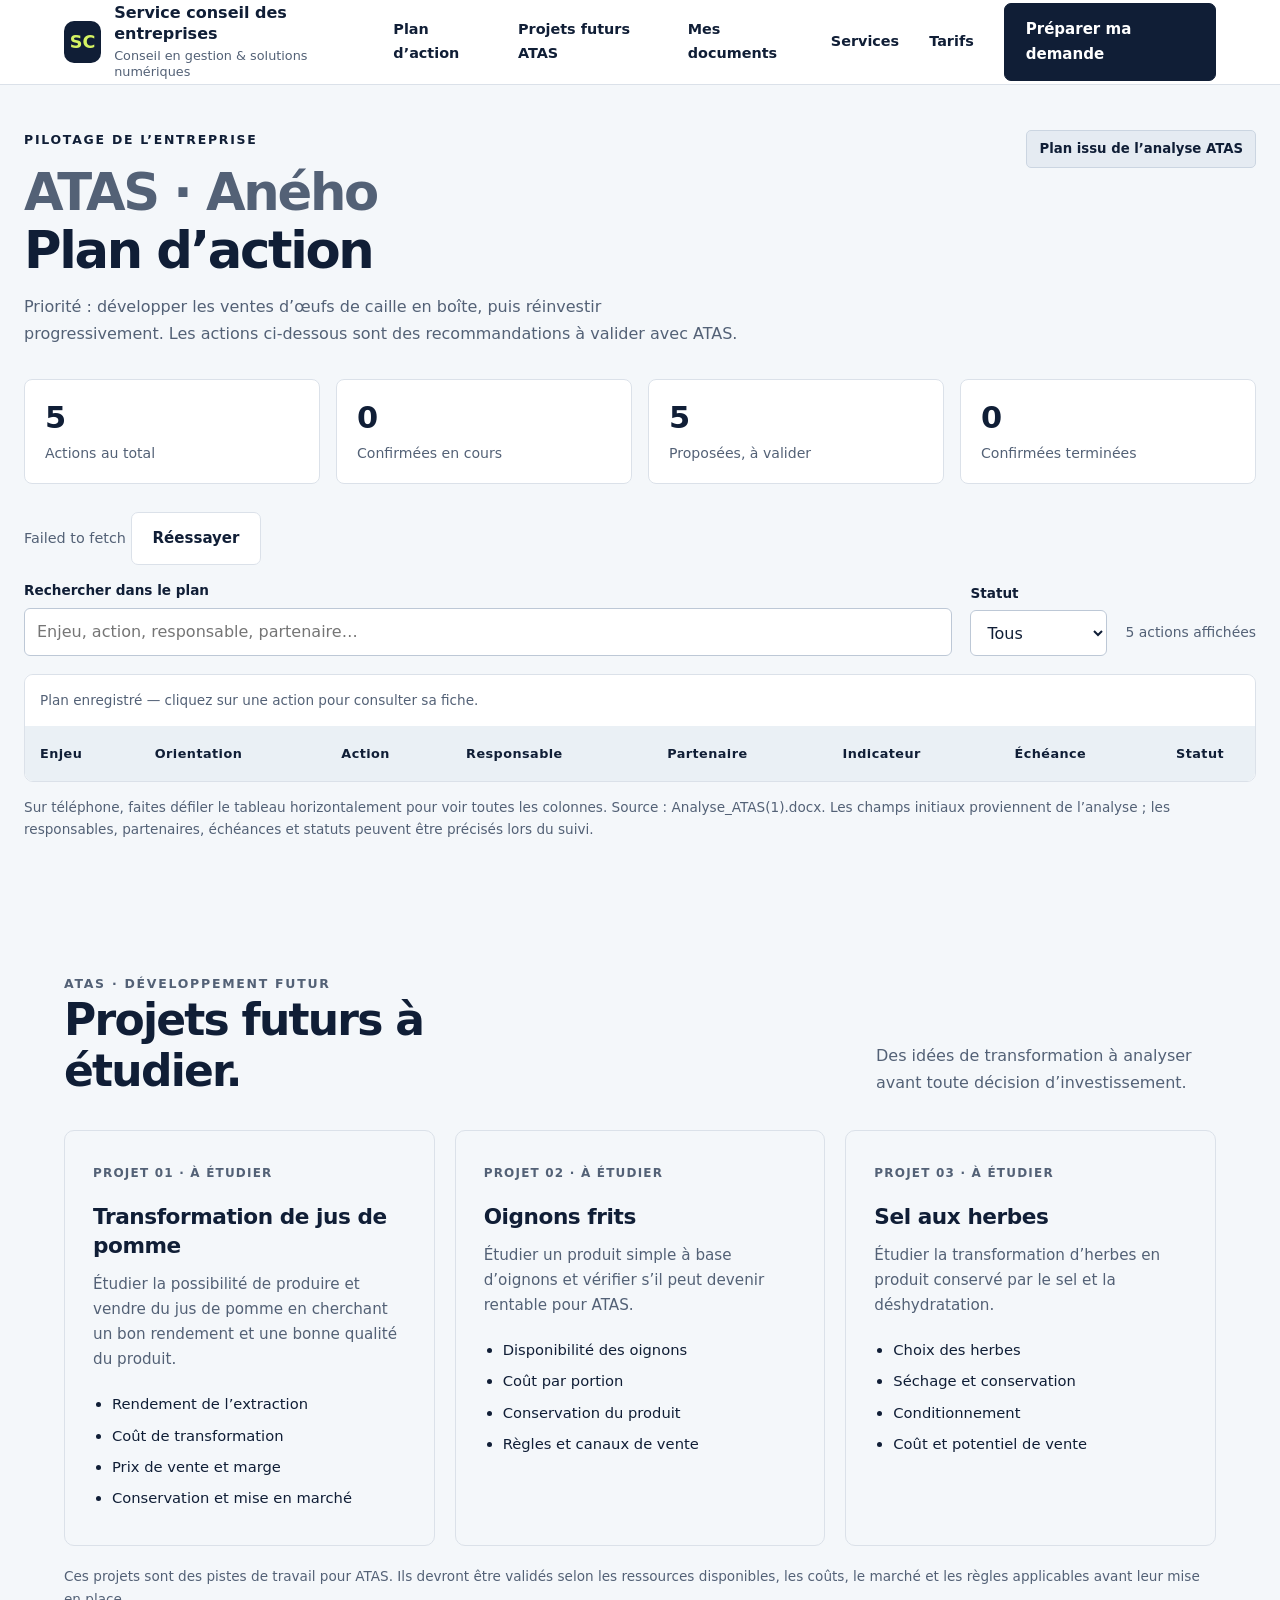
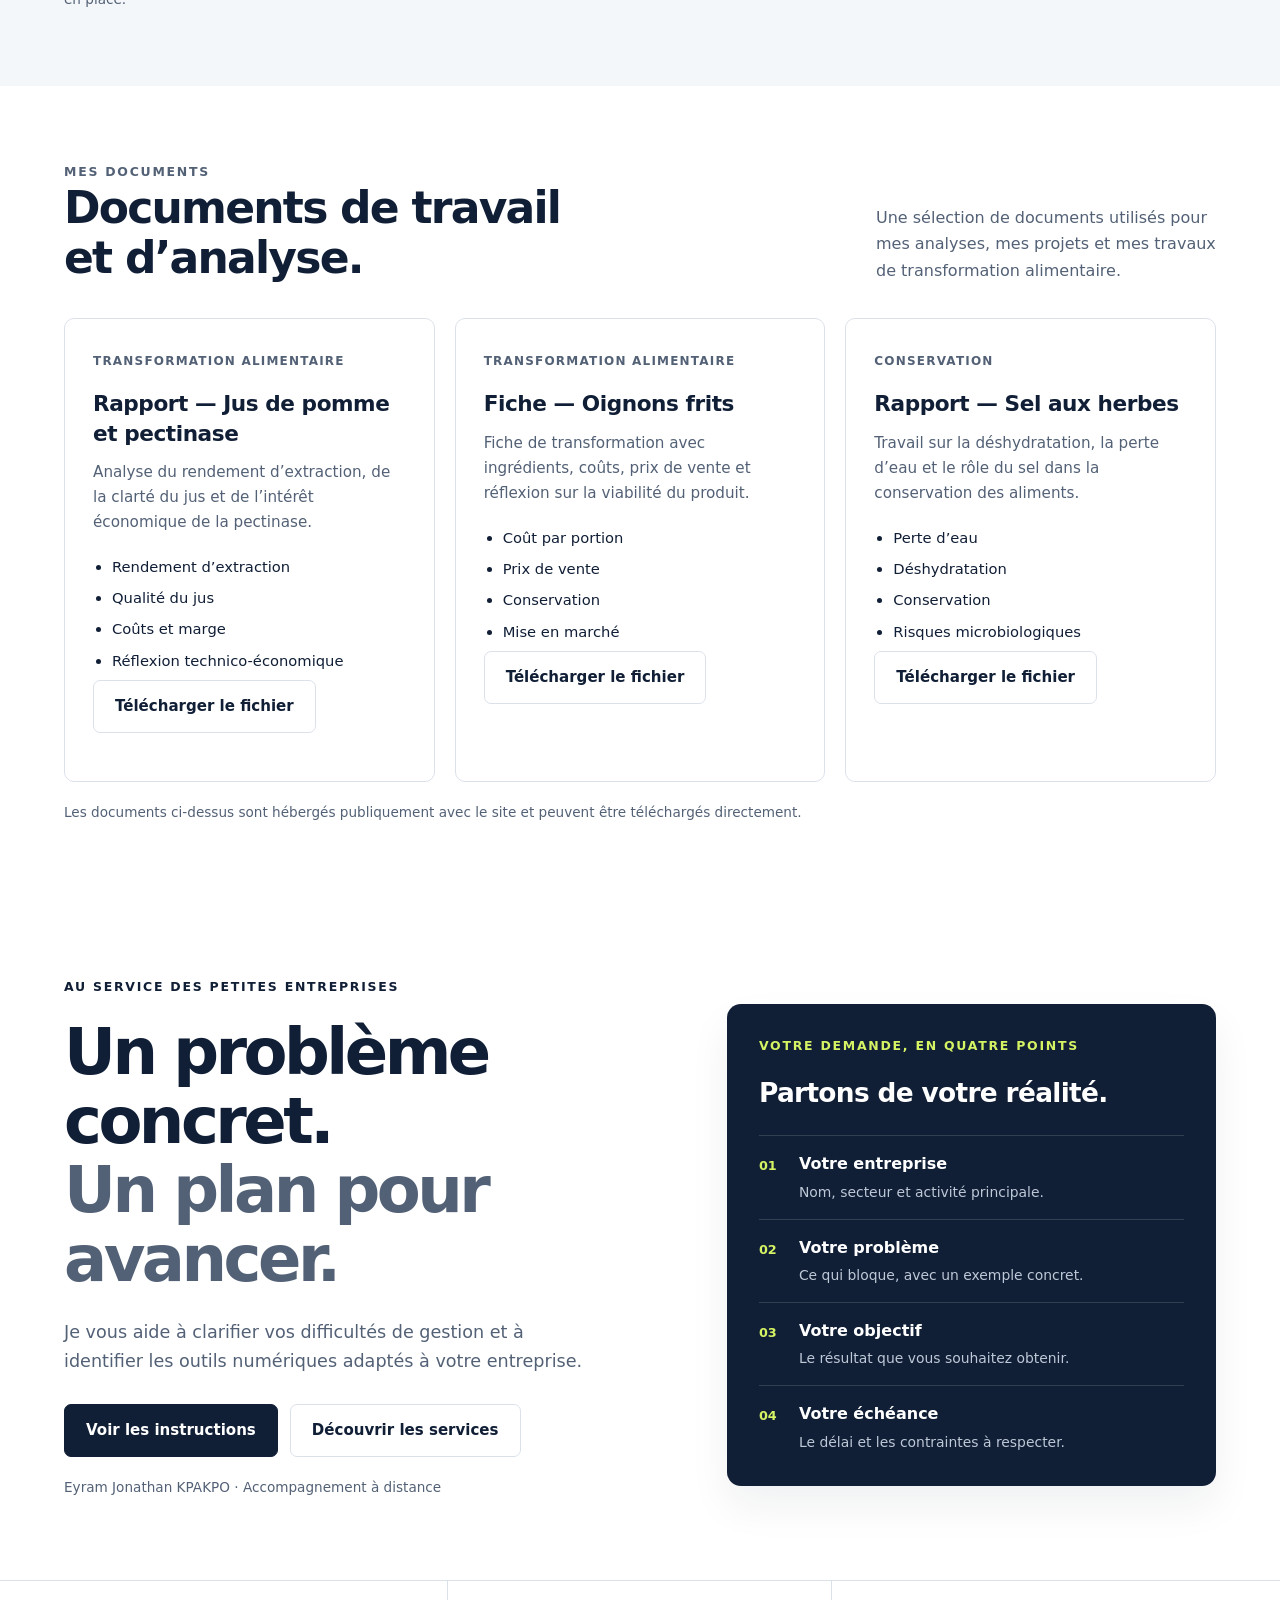
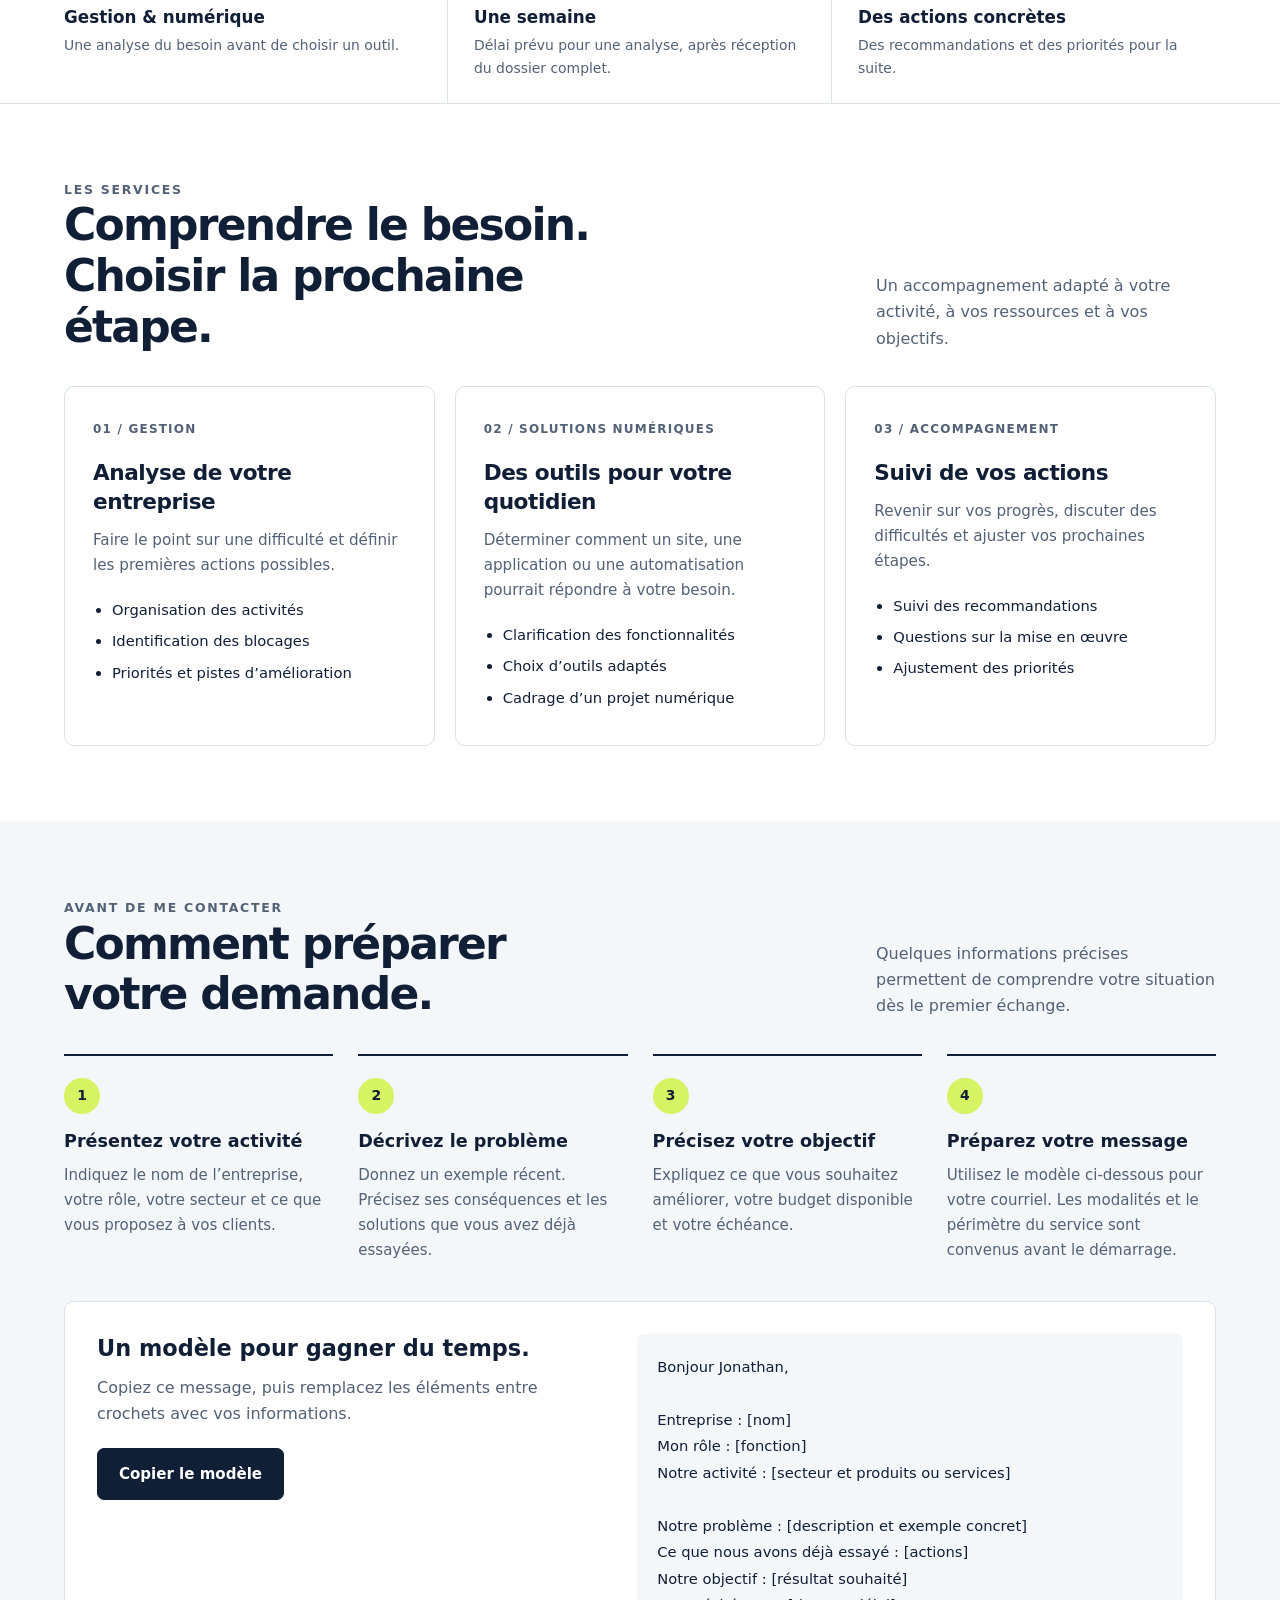
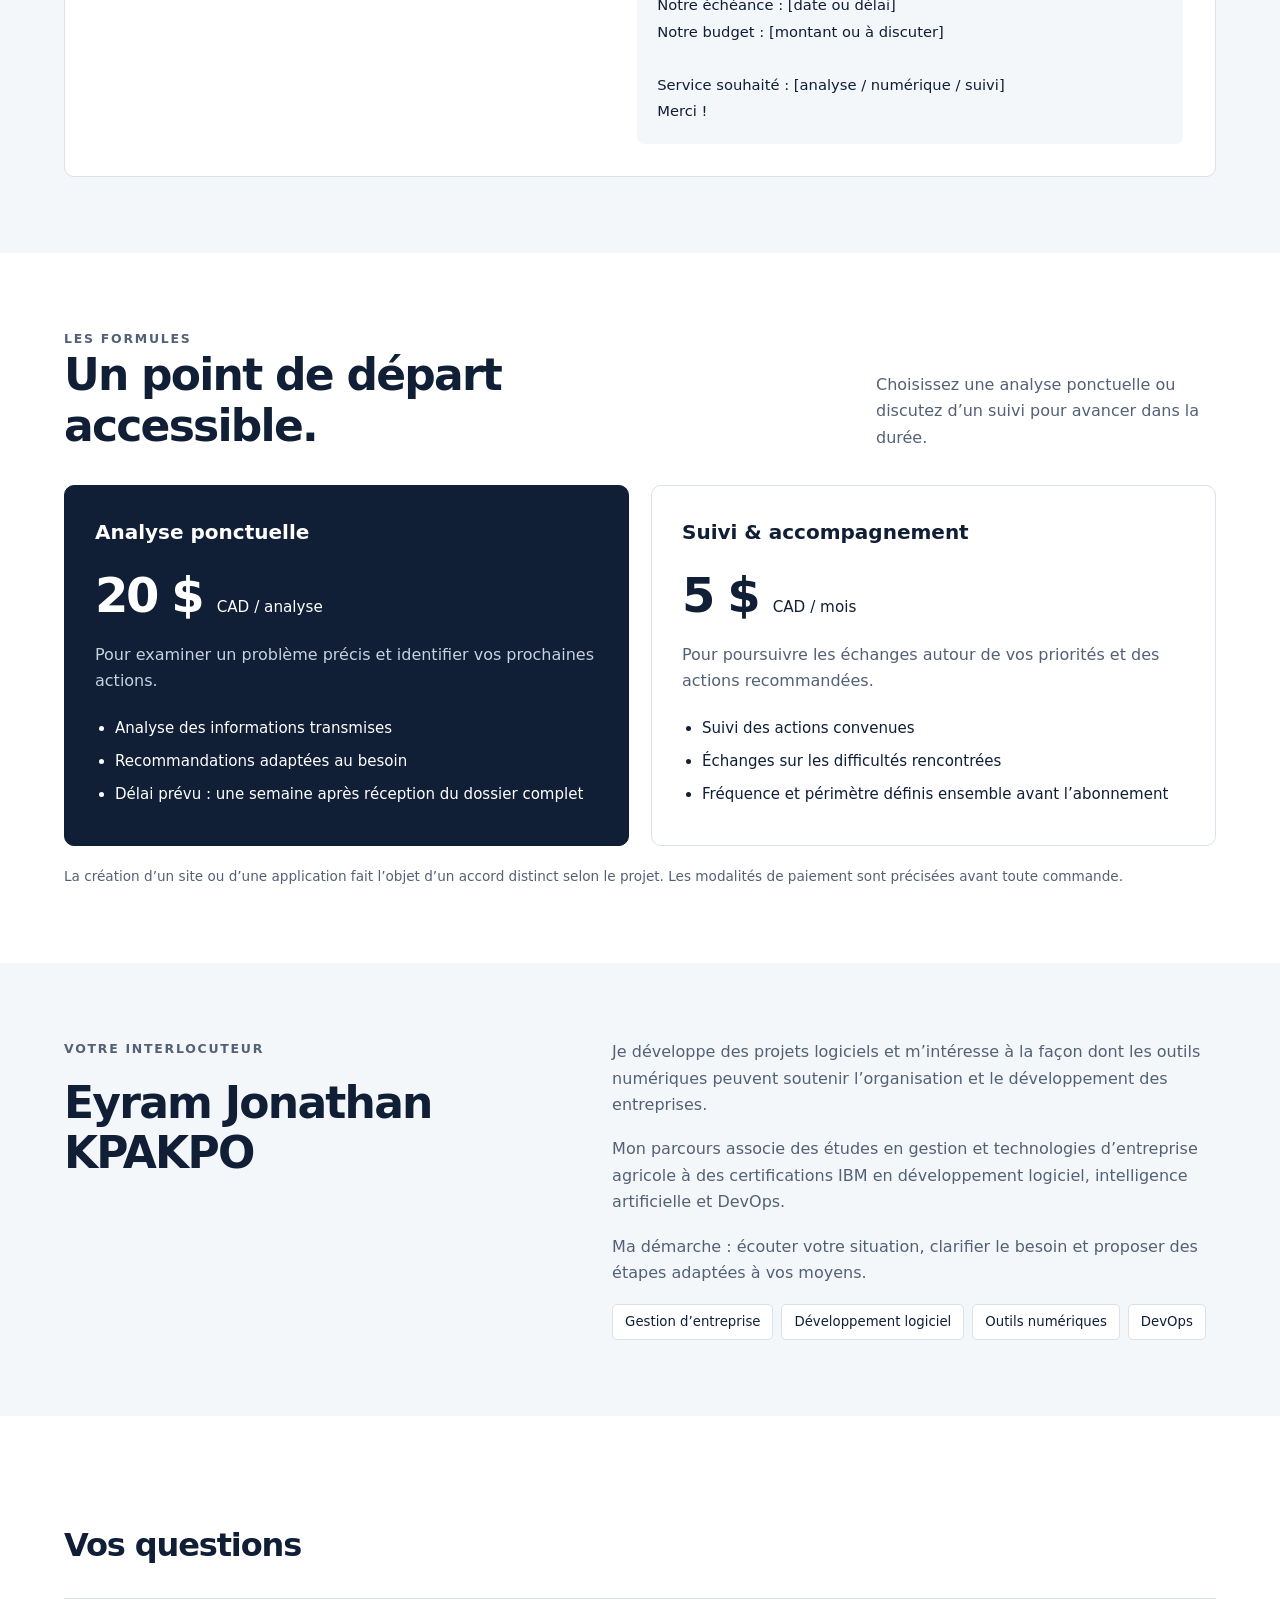
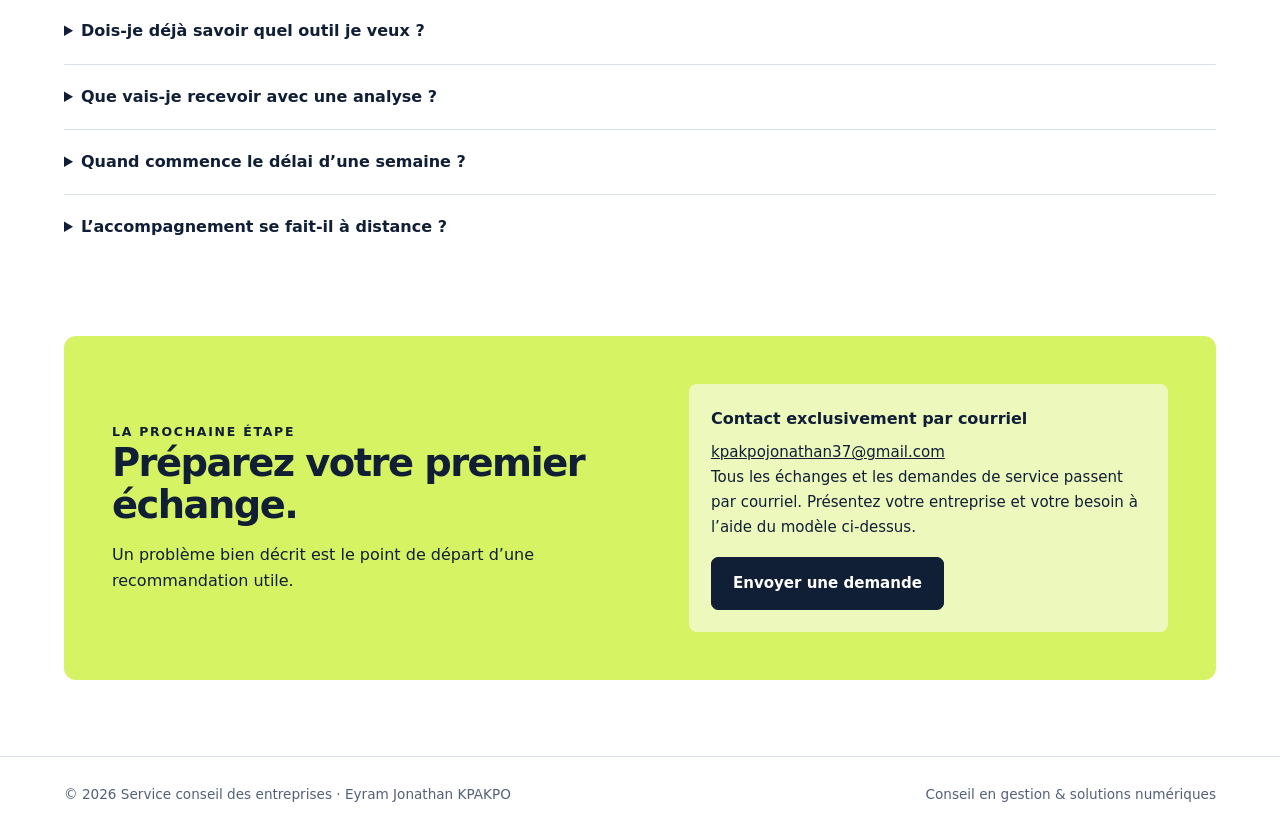
<file: docs/index.html>
<!doctype html>
<html lang="fr"><head><meta charset="UTF-8"><meta name="viewport" content="width=device-width, initial-scale=1"><title>Service conseil des entreprises | Plan d’action et suivi des entreprises</title><meta name="description" content="Conseil en gestion et solutions numériques par Eyram Jonathan KPAKPO. Découvrez les services et préparez votre demande en quatre étapes."><link rel="icon" type="image/svg+xml" href="data:image/svg+xml,%3Csvg xmlns='http://www.w3.org/2000/svg' viewBox='0 0 40 40'%3E%3Crect width='40' height='40' rx='10' fill='%23101e36'/%3E%3Ctext x='20' y='28' text-anchor='middle' font-family='Arial' font-size='24' font-weight='bold' fill='%23d5f363'%3ES%3C/text%3E%3C/svg%3E">
<style>
:root{--ink:#101e36;--muted:#536176;--line:#dbe1e9;--lime:#d5f363;--paper:#f4f7fa}*{box-sizing:border-box}html{scroll-behavior:smooth;scroll-padding-top:95px}body{margin:0;color:var(--ink);font:1rem/1.65 system-ui,-apple-system,BlinkMacSystemFont,"Segoe UI",sans-serif;background:white}a{color:inherit}button{font:inherit;cursor:pointer}a:focus-visible,button:focus-visible,summary:focus-visible{outline:3px solid #638a00;outline-offset:5px}.wrap{width:min(1152px,calc(100% - 48px));margin:auto}header{background:#ffffffed;border-bottom:1px solid var(--line);position:sticky;top:0;z-index:5;backdrop-filter:blur(14px)}nav{min-height:84px;display:flex;align-items:center;gap:30px}.brand{text-decoration:none;display:flex;align-items:center;gap:13px;margin-right:auto;font-weight:750;line-height:1.3}.monogram{display:grid;place-items:center;background:var(--ink);color:var(--lime);width:42px;height:42px;border-radius:10px;font-size:1.1rem}.brand small{display:block;font-weight:450;font-size:.8rem;color:var(--muted);margin-top:3px}.navlink{text-decoration:none;font-size:.9rem;font-weight:600}.btn{display:inline-flex;justify-content:center;align-items:center;padding:13px 21px;background:var(--ink);border:1px solid var(--ink);color:white;text-decoration:none;border-radius:7px;font-weight:650;font-size:.94rem}.btn:hover{background:#263c59}.btn.light{background:var(--lime);color:var(--ink);border-color:var(--lime)}.btn.secondary{color:var(--ink);background:white;border-color:var(--line)}.eyebrow{text-transform:uppercase;font-weight:700;letter-spacing:.14em;font-size:.78rem;margin:0 0 20px}.hero{padding:78px 0 68px}.hero-grid{display:grid;grid-template-columns:1.2fr 1fr;gap:76px;align-items:center}h1{font-size:clamp(2.6rem,5vw,4.4rem);line-height:1.08;letter-spacing:-.055em;margin:0 0 24px;font-weight:750}h1 span{color:#536176}.intro{max-width:530px;color:var(--muted);font-size:1.1rem;margin:0 0 28px}.actions{display:flex;flex-wrap:wrap;gap:12px}.caption{font-size:.85rem;color:var(--muted);margin-top:19px}.guide{padding:32px;background:var(--ink);color:white;border-radius:14px;box-shadow:0 20px 40px #101e3610}.guide .eyebrow{color:var(--lime)}.guide h2{font-size:1.65rem;line-height:1.25;margin:0 0 26px;letter-spacing:-.025em}.guide-row{display:flex;gap:16px;border-top:1px solid #ffffff25;padding:15px 0}.guide-row:last-child{padding-bottom:0}.num{font-size:.8rem;color:var(--lime);padding-top:4px;font-weight:700;min-width:24px}.guide-row strong{display:block;font-size:1rem}.guide-row p{margin:3px 0 0;color:#bec9d8;font-size:.87rem}.strip{border-top:1px solid var(--line);border-bottom:1px solid var(--line)}.strip .wrap{display:grid;grid-template-columns:repeat(3,1fr)}.strip-item{padding:23px 26px;border-right:1px solid var(--line);font-size:.87rem;color:var(--muted)}.strip-item:first-child{padding-left:0}.strip-item:last-child{border:0}.strip-item strong{display:block;font-size:1.05rem;color:var(--ink);margin-bottom:2px}section{padding:76px 0}.section-heading{display:flex;justify-content:space-between;gap:32px;align-items:end;margin-bottom:34px}.section-heading h2,.about h2{font-size:clamp(1.9rem,3.5vw,2.75rem);line-height:1.15;letter-spacing:-.04em;margin:0;max-width:540px}.section-heading p{color:var(--muted);max-width:340px;margin:0}.cards{display:grid;grid-template-columns:repeat(3,1fr);gap:20px}.card{border:1px solid var(--line);padding:28px;border-radius:10px}.tag{font-size:.75rem;letter-spacing:.1em;text-transform:uppercase;color:var(--muted);font-weight:650}.card h3{font-size:1.35rem;line-height:1.35;margin:16px 0 12px;letter-spacing:-.02em}.card p{color:var(--muted);font-size:.95rem;margin:0 0 20px}.card ul{padding-left:19px;margin:0;font-size:.92rem}.card li{margin:7px 0}.soft{background:var(--paper)}.steps{display:grid;grid-template-columns:repeat(4,1fr);gap:25px;counter-reset:steps}.step{border-top:2px solid var(--ink);padding-top:22px}.step-no{display:inline-grid;place-items:center;width:36px;height:36px;background:var(--lime);border-radius:50%;font-size:.87rem;font-weight:700}.step h3{font-size:1.1rem;line-height:1.35;margin:16px 0 10px}.step p{font-size:.94rem;color:var(--muted);margin:0}.template{display:grid;grid-template-columns:1fr 1.1fr;gap:44px;background:white;border:1px solid var(--line);border-radius:10px;padding:32px;margin-top:38px}.template h3{font-size:1.4rem;line-height:1.3;margin:0 0 12px}.template p{color:var(--muted);margin:0 0 20px}.template pre{margin:0;white-space:pre-wrap;font: .92rem/1.8 system-ui,sans-serif;padding:20px;background:var(--paper);border-radius:7px}.copy-status{display:block;min-height:1.5em;font-size:.85rem;margin-top:9px;color:var(--muted)}.rates{display:grid;grid-template-columns:1fr 1fr;gap:22px}.rate{padding:30px;border:1px solid var(--line);border-radius:10px}.rate.featured{background:var(--ink);color:white;border-color:var(--ink)}.rate h3{margin:0;font-size:1.25rem}.price{font-size:3rem;line-height:1.3;letter-spacing:-.05em;font-weight:700;margin:15px 0}.price small{font-size:.95rem;font-weight:450;letter-spacing:0}.rate p{margin:0;color:var(--muted)}.rate.featured p{color:#c7d1df}.rate ul{padding-left:20px;font-size:.94rem;margin:22px 0 0}.rate li{margin:8px 0}.note{font-size:.85rem;color:var(--muted);margin:19px 0 0}.about{display:grid;grid-template-columns:1fr 1.25fr;gap:65px}.about p{margin:0 0 18px;color:var(--muted)}.skills{display:flex;gap:8px;flex-wrap:wrap}.skills span{border:1px solid var(--line);padding:6px 12px;border-radius:5px;font-size:.83rem;background:white}.faq{padding-top:0}.faq h2{font-size:2rem;letter-spacing:-.035em}.faq details{padding:19px 0;border-top:1px solid var(--line)}.faq summary{cursor:pointer;font-weight:600}.faq details p{color:var(--muted);max-width:800px;margin:15px 0 0}.contact{padding:48px;border-radius:12px;background:var(--lime);display:grid;grid-template-columns:1.1fr 1fr;gap:50px;align-items:center}.contact h2{margin:0 0 15px;font-size:2.4rem;line-height:1.1;letter-spacing:-.04em}.contact p{margin:0}.contact-box{padding:22px;background:#ffffff91;border-radius:8px}.contact-box strong{display:block;margin-bottom:8px}.contact-box p{font-size:.94rem}footer{border-top:1px solid var(--line);padding:26px 0;font-size:.85rem;color:var(--muted)}footer .wrap{display:flex;justify-content:space-between;gap:20px}@media(prefers-reduced-motion:reduce){html{scroll-behavior:auto}}@media(max-width:900px){.hero-grid{gap:30px}.cards{gap:12px}.card{padding:21px}.steps{grid-template-columns:1fr 1fr}.about{gap:30px}.contact{padding:32px;gap:30px}}@media(max-width:650px){.wrap{width:calc(100% - 36px)}nav{min-height:74px;gap:12px;flex-wrap:wrap;padding:14px 0}.brand{width:100%}.navlink{font-size:.85rem}nav .btn{margin-left:auto;padding:8px 12px;font-size:.83rem}.hero{padding:40px 0}.hero-grid,.cards,.template,.rates,.about,.contact{grid-template-columns:1fr}.hero-grid{gap:30px}h1{font-size:3rem}.guide{padding:25px}.strip .wrap{grid-template-columns:1fr}.strip-item,.strip-item:first-child{padding:14px 0;border-right:0;border-bottom:1px solid var(--line)}section{padding:48px 0}.section-heading{display:block}.section-heading p{margin-top:17px;max-width:none}.template{padding:22px;gap:14px}.steps{gap:25px 18px}.step p{font-size:.9rem}.contact{padding:26px}.contact h2{font-size:2rem}footer .wrap{display:block}footer span{display:block;margin-top:7px}html{scroll-padding-top:145px}}
</style><link rel="stylesheet" href="board.css"></head><body>
<header><nav class="wrap" aria-label="Navigation principale"><a class="brand" href="#accueil"><span class="monogram">SC</span><span>Service conseil des entreprises<small>Conseil en gestion &amp; solutions numériques</small></span></a><a class="navlink" href="#plan">Plan d’action</a><a class="navlink" href="#projets-altas">Projets futurs ATAS</a><a class="navlink" href="#documents">Mes documents</a><a class="navlink" href="#services">Services</a><a class="navlink" href="#tarifs">Tarifs</a><a class="btn" href="#instructions">Préparer ma demande</a></nav></header>
<main><section id="plan" class="plan"><div class="wrap">
<div class="plan-top"><div><p class="eyebrow">Pilotage de l’entreprise</p><h1><span id="plan-name">ATAS · Aného</span><br>Plan d’action</h1><p class="plan-lead">Priorité : développer les ventes d’œufs de caille en boîte, puis réinvestir progressivement. Les actions ci-dessous sont des recommandations à valider avec ATAS.</p></div><span class="demo-label"><span id="plan-updated">Plan issu de l’analyse ATAS</span></span></div>
<div class="plan-metrics" aria-label="Résumé des propositions pour ATAS"><div class="plan-metric"><strong id="metric-total">5</strong><span>Actions au total</span></div><div class="plan-metric"><strong id="metric-active">0</strong><span>Confirmées en cours</span></div><div class="plan-metric"><strong id="metric-blocked">5</strong><span>Proposées, à valider</span></div><div class="plan-metric"><strong id="metric-done">0</strong><span>Confirmées terminées</span></div></div>
<div id="edit-toolbar" class="edit-toolbar" hidden><strong>Mode administrateur</strong><button class="btn" id="add-action" type="button">Ajouter une action</button><button class="btn secondary" id="rename-plan" type="button">Renommer le plan</button></div><p id="load-status" role="status" aria-live="polite">Chargement du plan enregistré…</p><div class="plan-toolbar"><div class="plan-search"><label for="plan-search">Rechercher dans le plan</label><input type="search" id="plan-search" placeholder="Enjeu, action, responsable, partenaire…"></div><div><label for="plan-status">Statut</label><select id="plan-status"><option>Tous</option><option>Proposé</option><option>À démarrer</option><option>En cours</option><option>Bloqué</option><option>Terminé</option></select></div><span class="result-count" id="plan-count" role="status" aria-live="polite">5 actions affichées</span></div>
<div class="plan-table-scroll" tabindex="0" role="region" aria-label="Tableau du plan d’action, défilement horizontal disponible"><table class="plan-table"><caption style="text-align:left;padding:14px 15px;font-size:.85rem;color:var(--muted)">Plan enregistré — cliquez sur une action pour consulter sa fiche.</caption><thead><tr><th scope="col">Enjeu</th><th scope="col">Orientation</th><th scope="col">Action</th><th scope="col">Responsable</th><th scope="col">Partenaire</th><th scope="col">Indicateur</th><th scope="col">Échéance</th><th scope="col">Statut</th></tr></thead><tbody id="plan-rows"></tbody></table><p class="board-empty" id="board-empty" hidden>Aucune action ne correspond. Essayez un autre terme ou sélectionnez « Tous ».</p></div>
<p class="board-help">Sur téléphone, faites défiler le tableau horizontalement pour voir toutes les colonnes. Source : Analyse_ATAS(1).docx. Les champs initiaux proviennent de l’analyse ; les responsables, partenaires, échéances et statuts peuvent être précisés lors du suivi.</p><noscript><p>Activez JavaScript pour afficher et filtrer les actions du plan.</p></noscript>
</div></section>
<section id="projets-altas" class="soft"><div class="wrap">
<div class="section-heading"><div><p class="eyebrow">ATAS · Développement futur</p><h2>Projets futurs à étudier.</h2></div><p>Des idées de transformation à analyser avant toute décision d’investissement.</p></div>
<div class="cards">
<article class="card"><span class="tag">Projet 01 · À étudier</span><h3>Transformation de jus de pomme</h3><p>Étudier la possibilité de produire et vendre du jus de pomme en cherchant un bon rendement et une bonne qualité du produit.</p><ul><li>Rendement de l’extraction</li><li>Coût de transformation</li><li>Prix de vente et marge</li><li>Conservation et mise en marché</li></ul></article>
<article class="card"><span class="tag">Projet 02 · À étudier</span><h3>Oignons frits</h3><p>Étudier un produit simple à base d’oignons et vérifier s’il peut devenir rentable pour ATAS.</p><ul><li>Disponibilité des oignons</li><li>Coût par portion</li><li>Conservation du produit</li><li>Règles et canaux de vente</li></ul></article>
<article class="card"><span class="tag">Projet 03 · À étudier</span><h3>Sel aux herbes</h3><p>Étudier la transformation d’herbes en produit conservé par le sel et la déshydratation.</p><ul><li>Choix des herbes</li><li>Séchage et conservation</li><li>Conditionnement</li><li>Coût et potentiel de vente</li></ul></article>
</div>
<p class="note">Ces projets sont des pistes de travail pour ATAS. Ils devront être validés selon les ressources disponibles, les coûts, le marché et les règles applicables avant leur mise en place.</p>
</div></section>
<section id="documents"><div class="wrap">
<div class="section-heading"><div><p class="eyebrow">Mes documents</p><h2>Documents de travail et d’analyse.</h2></div><p>Une sélection de documents utilisés pour mes analyses, mes projets et mes travaux de transformation alimentaire.</p></div>
<div class="cards">
<article class="card"><span class="tag">Transformation alimentaire</span><h3>Rapport — Jus de pomme et pectinase</h3><p>Analyse du rendement d’extraction, de la clarté du jus et de l’intérêt économique de la pectinase.</p><ul><li>Rendement d’extraction</li><li>Qualité du jus</li><li>Coûts et marge</li><li>Réflexion technico-économique</li></ul><p><a class="btn secondary" href="documents/Rapport_Jus_Pomme_Pectinase.rtf" download>Télécharger le fichier</a></p></article>
<article class="card"><span class="tag">Transformation alimentaire</span><h3>Fiche — Oignons frits</h3><p>Fiche de transformation avec ingrédients, coûts, prix de vente et réflexion sur la viabilité du produit.</p><ul><li>Coût par portion</li><li>Prix de vente</li><li>Conservation</li><li>Mise en marché</li></ul><p><a class="btn secondary" href="documents/Fiche_Transformation_Oignons.rtf" download>Télécharger le fichier</a></p></article>
<article class="card"><span class="tag">Conservation</span><h3>Rapport — Sel aux herbes</h3><p>Travail sur la déshydratation, la perte d’eau et le rôle du sel dans la conservation des aliments.</p><ul><li>Perte d’eau</li><li>Déshydratation</li><li>Conservation</li><li>Risques microbiologiques</li></ul><p><a class="btn secondary" href="documents/Rapport_Sel_Aux_Herbes.rtf" download>Télécharger le fichier</a></p></article>
</div>
<p class="note">Les documents ci-dessus sont hébergés publiquement avec le site et peuvent être téléchargés directement.</p>
</div></section><dialog id="action-detail" class="detail-modal" aria-labelledby="detail-title"><div class="detail-head"><h2 id="detail-title">Détail de l’action</h2><button class="close-detail" type="button" id="close-detail">Fermer</button></div><dl id="detail-fields" class="detail-fields"></dl><div class="detail-next"><strong>Prochaine étape</strong><p id="detail-next"></p></div><div id="detail-admin" class="editor-actions" hidden><button class="btn" id="edit-action" type="button">Modifier cette action</button><button class="btn secondary" id="delete-action" type="button">Retirer cette action</button></div></dialog><div id="accueil" class="hero"><div class="wrap hero-grid"><div><p class="eyebrow">Au service des petites entreprises</p><h1>Un problème concret.<br><span>Un plan pour avancer.</span></h1><p class="intro">Je vous aide à clarifier vos difficultés de gestion et à identifier les outils numériques adaptés à votre entreprise.</p><div class="actions"><a class="btn" href="#instructions">Voir les instructions</a><a class="btn secondary" href="#services">Découvrir les services</a></div><p class="caption">Eyram Jonathan KPAKPO · Accompagnement à distance</p></div><aside class="guide" aria-label="Résumé des informations à préparer"><p class="eyebrow">Votre demande, en quatre points</p><h2>Partons de votre réalité.</h2><div class="guide-row"><span class="num">01</span><div><strong>Votre entreprise</strong><p>Nom, secteur et activité principale.</p></div></div><div class="guide-row"><span class="num">02</span><div><strong>Votre problème</strong><p>Ce qui bloque, avec un exemple concret.</p></div></div><div class="guide-row"><span class="num">03</span><div><strong>Votre objectif</strong><p>Le résultat que vous souhaitez obtenir.</p></div></div><div class="guide-row"><span class="num">04</span><div><strong>Votre échéance</strong><p>Le délai et les contraintes à respecter.</p></div></div></aside></div></div>
<div class="strip"><div class="wrap"><div class="strip-item"><strong>Gestion &amp; numérique</strong>Une analyse du besoin avant de choisir un outil.</div><div class="strip-item"><strong>Une semaine</strong>Délai prévu pour une analyse, après réception du dossier complet.</div><div class="strip-item"><strong>Des actions concrètes</strong>Des recommandations et des priorités pour la suite.</div></div></div>
<section id="services"><div class="wrap"><div class="section-heading"><div><p class="eyebrow">Les services</p><h2>Comprendre le besoin.<br>Choisir la prochaine étape.</h2></div><p>Un accompagnement adapté à votre activité, à vos ressources et à vos objectifs.</p></div><div class="cards"><article class="card"><span class="tag">01 / Gestion</span><h3>Analyse de votre entreprise</h3><p>Faire le point sur une difficulté et définir les premières actions possibles.</p><ul><li>Organisation des activités</li><li>Identification des blocages</li><li>Priorités et pistes d’amélioration</li></ul></article><article class="card"><span class="tag">02 / Solutions numériques</span><h3>Des outils pour votre quotidien</h3><p>Déterminer comment un site, une application ou une automatisation pourrait répondre à votre besoin.</p><ul><li>Clarification des fonctionnalités</li><li>Choix d’outils adaptés</li><li>Cadrage d’un projet numérique</li></ul></article><article class="card"><span class="tag">03 / Accompagnement</span><h3>Suivi de vos actions</h3><p>Revenir sur vos progrès, discuter des difficultés et ajuster vos prochaines étapes.</p><ul><li>Suivi des recommandations</li><li>Questions sur la mise en œuvre</li><li>Ajustement des priorités</li></ul></article></div></div></section>
<section id="instructions" class="soft"><div class="wrap"><div class="section-heading"><div><p class="eyebrow">Avant de me contacter</p><h2>Comment préparer<br>votre demande.</h2></div><p>Quelques informations précises permettent de comprendre votre situation dès le premier échange.</p></div><div class="steps"><article class="step"><span class="step-no">1</span><h3>Présentez votre activité</h3><p>Indiquez le nom de l’entreprise, votre rôle, votre secteur et ce que vous proposez à vos clients.</p></article><article class="step"><span class="step-no">2</span><h3>Décrivez le problème</h3><p>Donnez un exemple récent. Précisez ses conséquences et les solutions que vous avez déjà essayées.</p></article><article class="step"><span class="step-no">3</span><h3>Précisez votre objectif</h3><p>Expliquez ce que vous souhaitez améliorer, votre budget disponible et votre échéance.</p></article><article class="step"><span class="step-no">4</span><h3>Préparez votre message</h3><p>Utilisez le modèle ci-dessous pour votre courriel. Les modalités et le périmètre du service sont convenus avant le démarrage.</p></article></div><div class="template"><div><h3>Un modèle pour gagner du temps.</h3><p>Copiez ce message, puis remplacez les éléments entre crochets avec vos informations.</p><button id="copy" class="btn" type="button">Copier le modèle</button><span id="copy-status" class="copy-status" role="status" aria-live="polite"></span></div><pre id="model">Bonjour Jonathan,

Entreprise : [nom]
Mon rôle : [fonction]
Notre activité : [secteur et produits ou services]

Notre problème : [description et exemple concret]
Ce que nous avons déjà essayé : [actions]
Notre objectif : [résultat souhaité]
Notre échéance : [date ou délai]
Notre budget : [montant ou à discuter]

Service souhaité : [analyse / numérique / suivi]
Merci !</pre></div></div></section>
<section id="tarifs"><div class="wrap"><div class="section-heading"><div><p class="eyebrow">Les formules</p><h2>Un point de départ accessible.</h2></div><p>Choisissez une analyse ponctuelle ou discutez d’un suivi pour avancer dans la durée.</p></div><div class="rates"><article class="rate featured"><h3>Analyse ponctuelle</h3><div class="price">20 $ <small>CAD / analyse</small></div><p>Pour examiner un problème précis et identifier vos prochaines actions.</p><ul><li>Analyse des informations transmises</li><li>Recommandations adaptées au besoin</li><li>Délai prévu : une semaine après réception du dossier complet</li></ul></article><article class="rate"><h3>Suivi &amp; accompagnement</h3><div class="price">5 $ <small>CAD / mois</small></div><p>Pour poursuivre les échanges autour de vos priorités et des actions recommandées.</p><ul><li>Suivi des actions convenues</li><li>Échanges sur les difficultés rencontrées</li><li>Fréquence et périmètre définis ensemble avant l’abonnement</li></ul></article></div><p class="note">La création d’un site ou d’une application fait l’objet d’un accord distinct selon le projet. Les modalités de paiement sont précisées avant toute commande.</p></div></section>
<section class="soft"><div class="wrap about"><div><p class="eyebrow">Votre interlocuteur</p><h2>Eyram Jonathan<br>KPAKPO</h2></div><div><p>Je développe des projets logiciels et m’intéresse à la façon dont les outils numériques peuvent soutenir l’organisation et le développement des entreprises.</p><p>Mon parcours associe des études en gestion et technologies d’entreprise agricole à des certifications IBM en développement logiciel, intelligence artificielle et DevOps.</p><p>Ma démarche : écouter votre situation, clarifier le besoin et proposer des étapes adaptées à vos moyens.</p><div class="skills"><span>Gestion d’entreprise</span><span>Développement logiciel</span><span>Outils numériques</span><span>DevOps</span></div></div></div></section>
<section><div class="wrap faq"><h2>Vos questions</h2><details><summary>Dois-je déjà savoir quel outil je veux ?</summary><p>Non. Vous pouvez commencer par décrire votre difficulté et le résultat recherché. L’analyse sert aussi à déterminer si un outil numérique serait utile.</p></details><details><summary>Que vais-je recevoir avec une analyse ?</summary><p>Des recommandations concernant le problème convenu, avec les actions à prioriser. Le format et le périmètre sont précisés avant le démarrage.</p></details><details><summary>Quand commence le délai d’une semaine ?</summary><p>Le délai prévu commence lorsque les informations nécessaires sont reçues et que les modalités du service sont convenues. Un projet plus large peut nécessiter un autre calendrier.</p></details><details><summary>L’accompagnement se fait-il à distance ?</summary><p>Oui. Vous pouvez préparer votre demande à distance et transmettre les informations utiles lors du premier échange.</p></details></div></section>
<section id="contact" style="padding-top:0"><div class="wrap"><div class="contact"><div><p class="eyebrow">La prochaine étape</p><h2>Préparez votre premier échange.</h2><p>Un problème bien décrit est le point de départ d’une recommandation utile.</p></div><div class="contact-box"><strong>Contact exclusivement par courriel</strong><p><a href="mailto:kpakpojonathan37@gmail.com" style="overflow-wrap:anywhere">kpakpojonathan37@gmail.com</a></p><p>Tous les échanges et les demandes de service passent par courriel. Présentez votre entreprise et votre besoin à l’aide du modèle ci-dessus.</p><a class="btn" style="margin-top:18px" href="mailto:kpakpojonathan37@gmail.com?subject=Demande%20de%20service%20conseil%20%E2%80%94%20%5Bnom%20de%20votre%20entreprise%5D&amp;body=Bonjour%20Jonathan%2C%0A%0AEntreprise%20%3A%20%5Bnom%5D%0AMon%20r%C3%B4le%20%3A%20%5Bfonction%5D%0ANotre%20activit%C3%A9%20%3A%20%5Bsecteur%20et%20produits%20ou%20services%5D%0A%0ANotre%20probl%C3%A8me%20%3A%20%5Bdescription%20et%20exemple%20concret%5D%0ACe%20que%20nous%20avons%20d%C3%A9j%C3%A0%20essay%C3%A9%20%3A%20%5Bactions%5D%0ANotre%20objectif%20%3A%20%5Br%C3%A9sultat%20souhait%C3%A9%5D%0ANotre%20%C3%A9ch%C3%A9ance%20%3A%20%5Bdate%20ou%20d%C3%A9lai%5D%0ANotre%20budget%20%3A%20%5Bmontant%20ou%20%C3%A0%20discuter%5D%0A%0AService%20souhait%C3%A9%20%3A%20%5Banalyse%20/%20num%C3%A9rique%20/%20suivi%5D%0AMerci%20%21">Envoyer une demande</a></div></div></div></section>
<dialog id="edit-dialog" class="detail-modal" aria-labelledby="edit-title"><form id="action-form"><div class="detail-head"><h2 id="edit-title">Modifier l’action</h2><button type="button" id="cancel-edit" class="close-detail">Annuler</button></div><div class="editor-fields"><label>Enjeu<textarea name="enjeu" required maxlength="5000" rows="2"></textarea></label><label>Orientation<textarea name="orientation" required maxlength="5000" rows="2"></textarea></label><label>Action<textarea name="action" required maxlength="5000" rows="2"></textarea></label><label>Personne responsable<input name="responsable" required maxlength="5000"></label><label>Partenaire<input name="partenaire" required maxlength="5000"></label><label>Indicateur<textarea name="indicateur" required maxlength="5000" rows="2"></textarea></label><label>Échéance<input name="echeance" required maxlength="5000" placeholder="Date ou condition à respecter"></label><label>Statut<select name="statut"><option>Proposé</option><option>À démarrer</option><option>En cours</option><option>Bloqué</option><option>Terminé</option></select></label><label>Prochaine étape<textarea name="prochaine" required maxlength="5000" rows="2"></textarea></label></div><p id="edit-error" class="form-error" role="alert"></p><button type="submit" id="save-action" class="btn">Enregistrer les changements</button><p class="note">Les changements sont partagés avec les personnes autorisées à consulter ce site.</p></form></dialog><dialog id="rename-dialog" class="detail-modal" aria-labelledby="rename-title"><form id="rename-form"><h2 id="rename-title">Nom du plan</h2><label for="rename-input">Entreprise et localisation</label><input id="rename-input" maxlength="200" required><p id="rename-error" class="form-error" role="alert"></p><div class="editor-actions"><button class="btn" type="submit">Enregistrer</button><button type="button" id="cancel-rename" class="btn secondary">Annuler</button></div></form></dialog></main><footer><div class="wrap"><div>© 2026 Service conseil des entreprises · Eyram Jonathan KPAKPO</div><span>Conseil en gestion &amp; solutions numériques</span></div></footer>
<script>
document.getElementById('copy').addEventListener('click',async()=>{const value=document.getElementById('model').textContent;const status=document.getElementById('copy-status');try{await navigator.clipboard.writeText(value);status.textContent='Modèle copié. Vous pouvez le coller dans votre message.'}catch(e){const range=document.createRange();range.selectNodeContents(document.getElementById('model'));const selection=window.getSelection();selection.removeAllRanges();selection.addRange(range);status.textContent='Le modèle est sélectionné. Utilisez la fonction Copier de votre appareil.'}});
</script><script src="board.js"></script></body></html>
</file>
<file: docs/board.css>
.plan{background:#f4f7fa;padding:45px 0 58px}.plan .wrap{width:min(1440px,calc(100% - 48px))}.plan-top{display:flex;justify-content:space-between;align-items:start;gap:28px}.plan h1{font-size:clamp(2rem,4vw,3.4rem);line-height:1.15;margin-bottom:14px;letter-spacing:-.045em}.plan .eyebrow{margin-bottom:12px}.plan-lead{color:var(--muted);max-width:720px;margin:0 0 22px}.demo-label{display:inline-block;font-size:.83rem;font-weight:600;background:#e5ebf2;border:1px solid #cbd5e1;padding:7px 12px;border-radius:5px;white-space:nowrap}.plan-metrics{display:grid;grid-template-columns:repeat(4,1fr);gap:16px;margin:10px 0 28px}.plan-metric{background:white;border:1px solid var(--line);border-radius:8px;padding:17px 20px}.plan-metric strong{display:block;font-size:1.9rem;line-height:1.4}.plan-metric span{font-size:.88rem;color:var(--muted)}.plan-toolbar{display:flex;align-items:end;gap:18px;flex-wrap:wrap;margin-bottom:18px}.plan-toolbar label{font-size:.85rem;font-weight:600;display:block}.plan-toolbar input,.plan-toolbar select{font:inherit;border:1px solid #bdc8d6;padding:10px 12px;border-radius:6px;background:white;color:var(--ink);margin-top:6px;min-height:46px}.plan-search{flex:1;min-width:200px}.plan-search input{width:100%}.result-count{color:var(--muted);font-size:.87rem;padding-bottom:12px}.plan-table-scroll{overflow:auto;background:white;border:1px solid var(--line);border-radius:9px;max-height:600px}.plan-table{border-collapse:collapse;width:100%;min-width:1260px;text-align:left;font-size:.88rem}.plan-table th{background:#eaf0f5;position:sticky;top:0;padding:17px 15px;font-size:.8rem;letter-spacing:.035em;white-space:nowrap;z-index:1}.plan-table td{padding:22px 15px;border-top:1px solid var(--line);vertical-align:top;line-height:1.55;min-width:120px}.plan-table td:nth-child(3){min-width:235px}.plan-table td:nth-child(1),.plan-table td:nth-child(2),.plan-table td:nth-child(6){min-width:165px}.plan-table td:nth-child(7){white-space:nowrap}.plan-table tbody tr:hover{background:#f8fafc}.plan-action{color:var(--ink);border:0;padding:0;background:none;text-align:left;font-size:.94rem;font-weight:650;line-height:1.5;text-decoration:underline;text-underline-offset:4px}.action-id{display:block;color:var(--muted);font-size:.75rem;margin-top:8px}.status{display:inline-flex;padding:4px 9px;border-radius:5px;font-size:.78rem;font-weight:650;white-space:nowrap}.status.todo{background:#edf0f4;color:#45546a}.status.active{background:#e4efff;color:#244d87}.status.blocked{background:#fff0d8;color:#865416}.status.done{background:#e0f2e9;color:#266245}.board-help{font-size:.85rem;color:var(--muted);margin:14px 0 0}.board-empty{padding:32px;text-align:center;color:var(--muted)}.detail-modal{width:min(720px,calc(100% - 36px));border:0;border-radius:12px;padding:32px;color:var(--ink);box-shadow:0 25px 90px #101e3630;max-height:85vh;overflow:auto}.detail-modal::backdrop{background:#101e3699}.detail-head{display:flex;align-items:start;gap:18px;justify-content:space-between;margin-bottom:20px}.detail-head h2{font-size:1.5rem;line-height:1.35;margin:0}.close-detail{padding:7px 12px;background:white;border:1px solid var(--line);border-radius:5px;font-size:.88rem}.detail-fields{display:grid;grid-template-columns:1fr 1fr;gap:20px}.detail-fields dt{font-size:.8rem;font-weight:650;color:var(--muted);margin-bottom:5px}.detail-fields dd{margin:0;font-size:1rem}.detail-next{background:var(--paper);border-left:3px solid var(--ink);padding:17px;margin-top:25px}.detail-next p{margin:6px 0 0}.service-intro-label{padding-top:60px}.plan input:focus-visible,.plan select:focus-visible{outline:3px solid #638a00;outline-offset:3px}@media(max-width:650px){.plan .wrap{width:calc(100% - 36px)}.plan{padding:30px 0 40px}.plan-top{display:block}.demo-label{margin-bottom:22px}.plan-metrics{grid-template-columns:1fr 1fr;gap:10px}.plan-metric{padding:14px}.plan-metric strong{font-size:1.7rem}.plan-toolbar{gap:12px}.plan-search{width:100%;flex-basis:100%}.plan-toolbar select{max-width:100%}.result-count{padding-bottom:0}.detail-modal{padding:23px}.detail-fields{grid-template-columns:1fr}.plan-table-scroll{max-height:520px}}
[hidden]{display:none!important}.edit-toolbar{display:flex;flex-wrap:wrap;align-items:center;gap:12px;padding:18px;margin-bottom:18px;border:1px solid #b6cbdc;background:#e8f0f7;border-radius:8px}.edit-toolbar strong{margin-right:auto}#load-status{font-size:.9rem;color:var(--muted)}.editor-actions{display:flex;gap:12px;flex-wrap:wrap;margin-top:24px}.editor-fields{display:grid;grid-template-columns:1fr 1fr;gap:18px}.editor-fields label{display:block;font-size:.9rem;font-weight:600}.editor-fields label:nth-child(3),.editor-fields label:last-child{grid-column:1/-1}.editor-fields input,.editor-fields textarea,.editor-fields select,#rename-input{display:block;width:100%;margin-top:7px;font:1rem/1.5 system-ui,sans-serif;border:1px solid #aebcca;border-radius:6px;padding:10px;background:white;color:var(--ink)}.editor-fields textarea{resize:vertical}.editor-fields input:focus-visible,.editor-fields textarea:focus-visible,.editor-fields select:focus-visible,#rename-input:focus-visible{outline:3px solid #638a00;outline-offset:2px}.form-error{color:#a02121;font-size:.95rem}button:disabled{opacity:.6;cursor:wait}@media(max-width:650px){.editor-fields{grid-template-columns:1fr}.editor-fields label{grid-column:1}.edit-toolbar strong{width:100%}}
</file>
